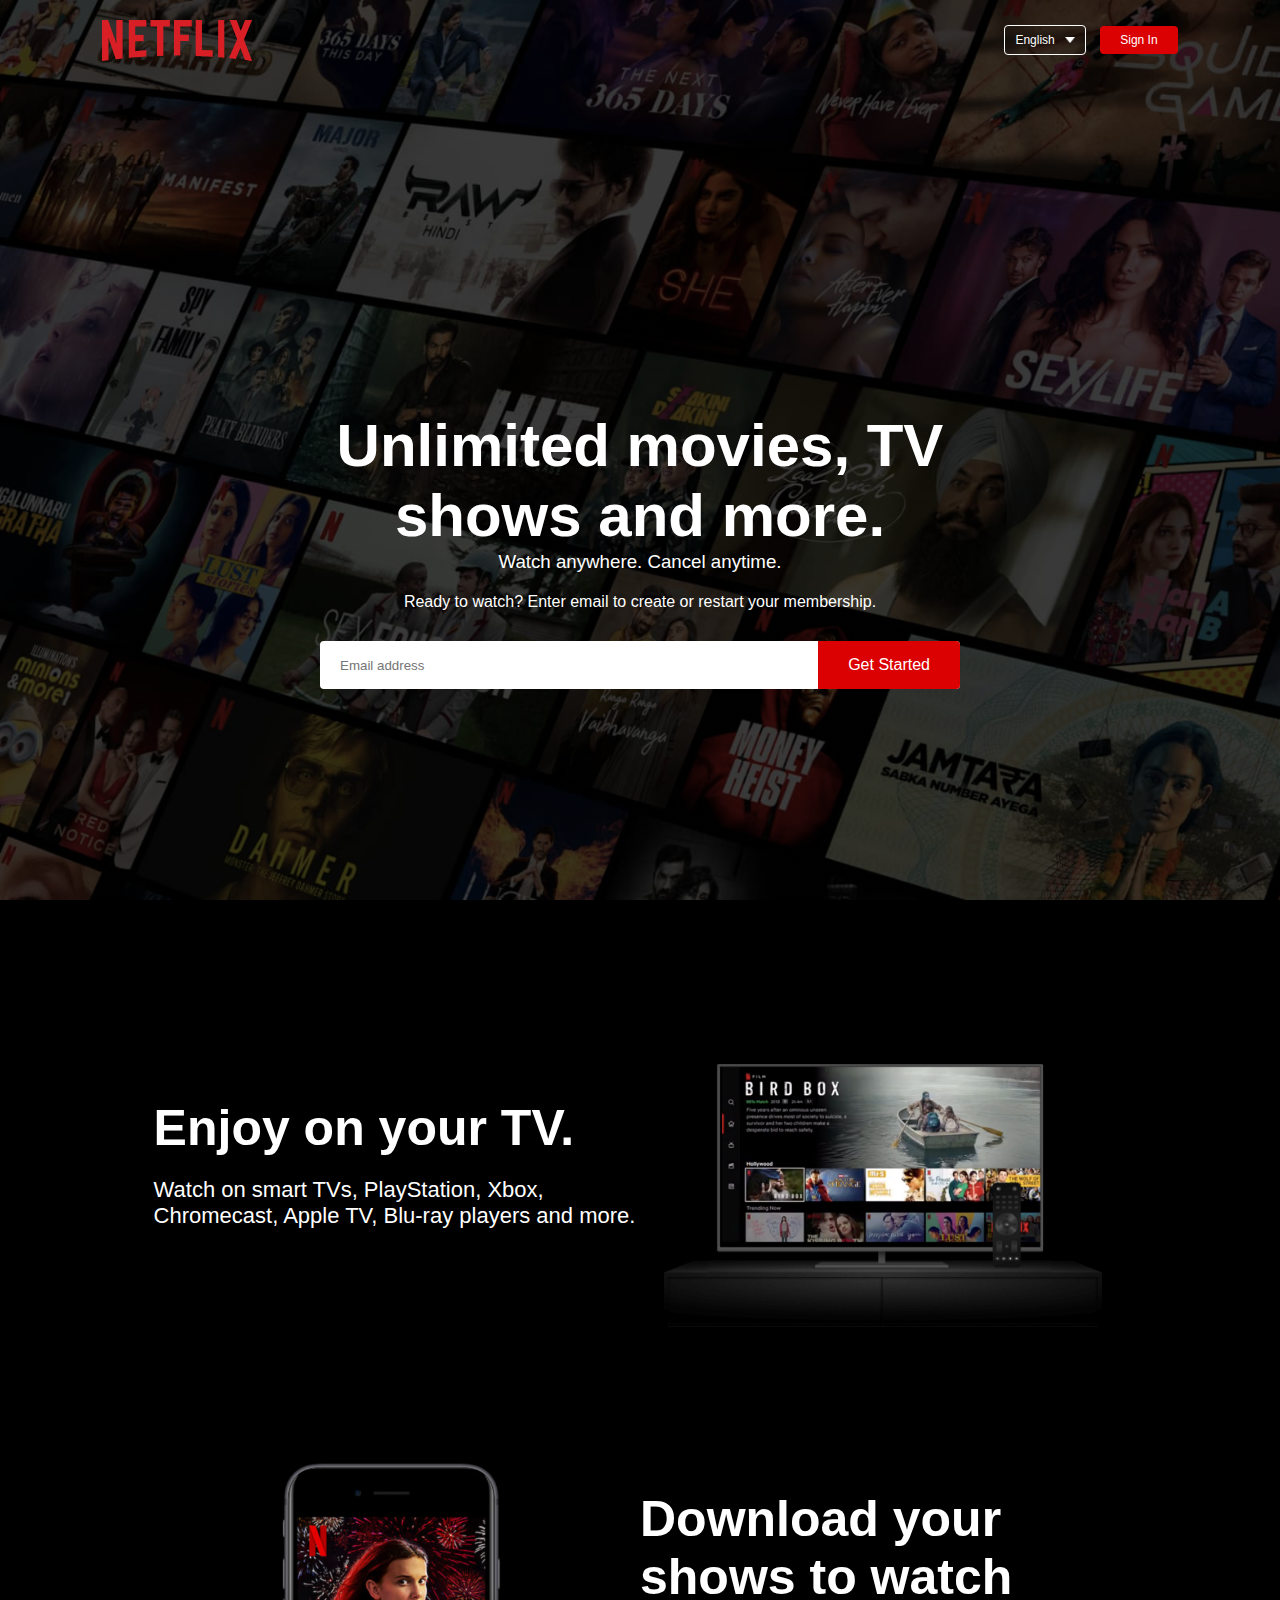
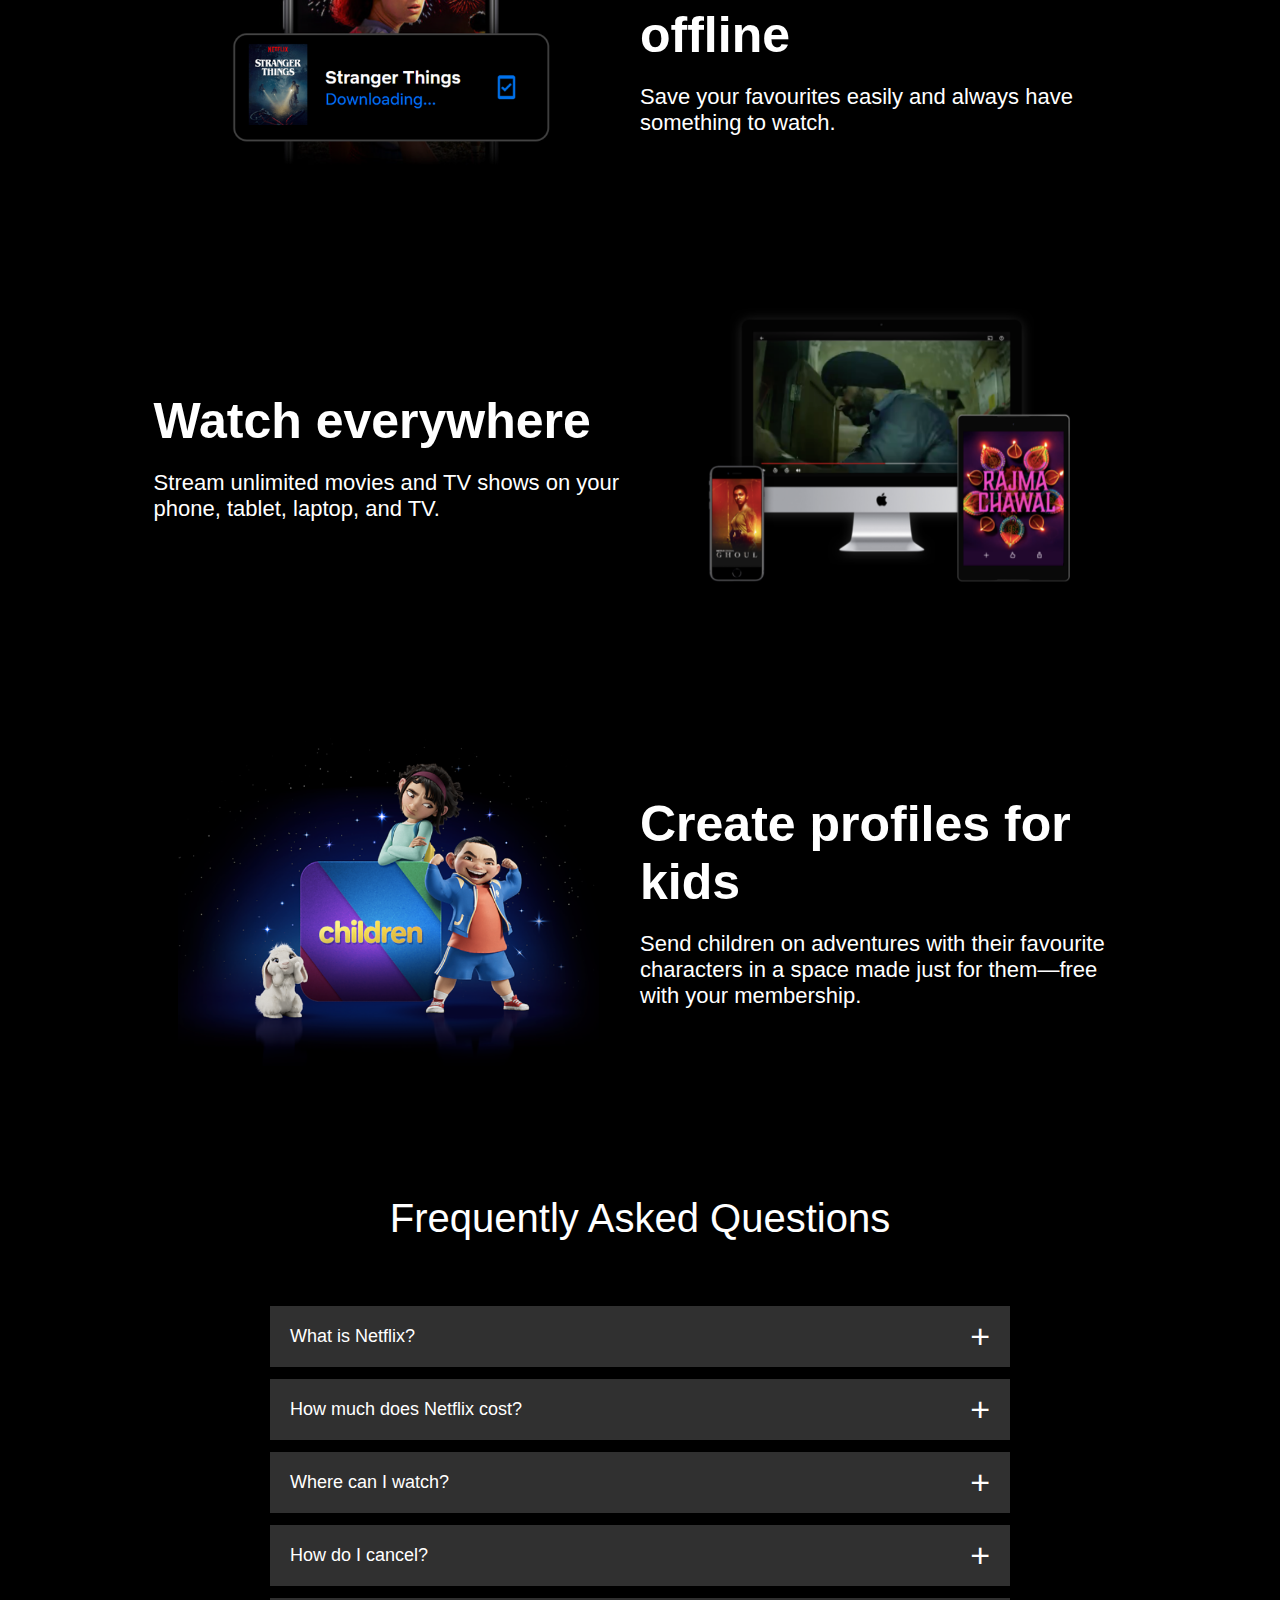
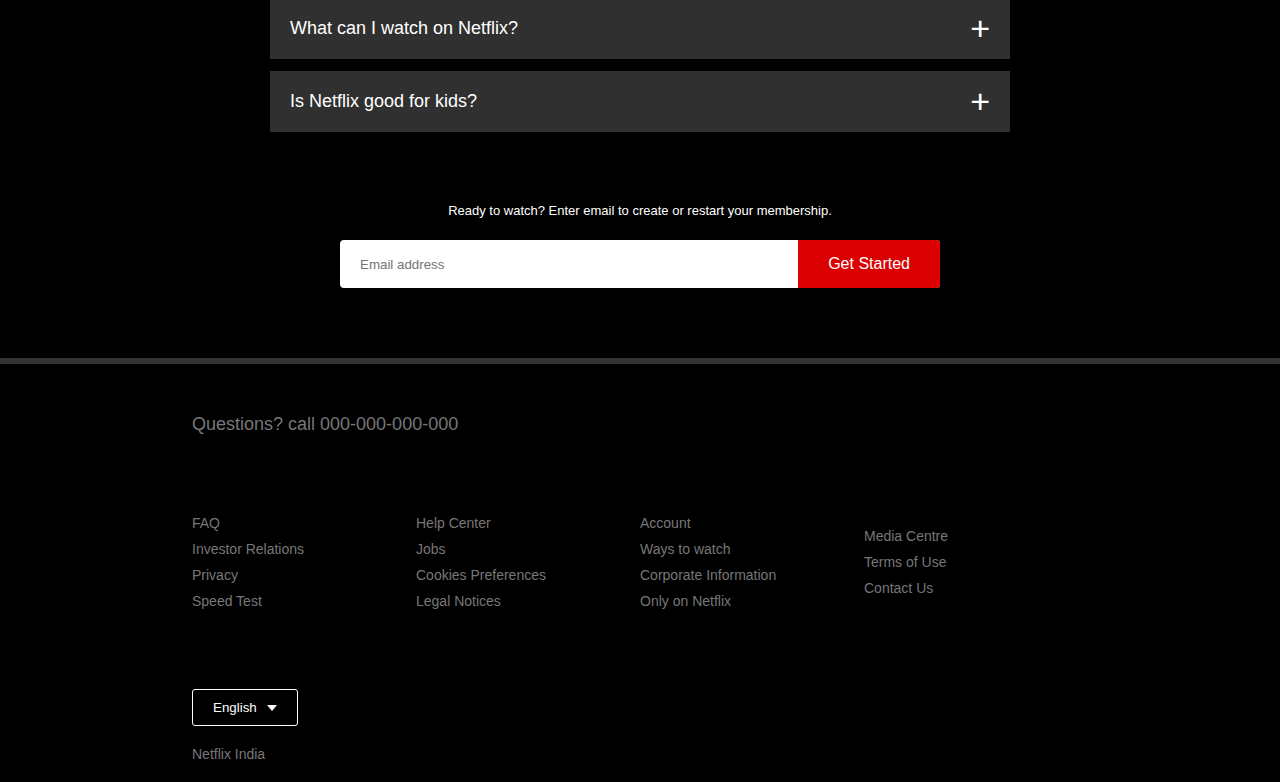
<file: Netflix-Clone/index.html>
<!DOCTYPE html>
<html lang="en">
<head>
    <meta charset="UTF-8">
    <meta name="viewport" content="width=device-width, initial-scale=1.0">
    <title>Netflix Website Clone</title>
    <link rel="stylesheet" href="style.css">
</head>
<body>
    <div class="header">
        <nav>
            <img src="images/logo.png" class="logo">
            <div>
                <button class="language-btn">English<img src="images/down-icon.png"></button>
                <button>Sign In</button>
            </div>
        </nav>
        <div class="header-content">
            <h1>
            Unlimited movies, TV shows and more.
            </h1>
            <h3>Watch anywhere. Cancel anytime.</h3>
            <p>Ready to watch? Enter email to create or restart your membership.</p>
            <form class="email-signup">
                <input type="email" placeholder="Email address" required>
                <button type="submit">Get Started</button>
            </form>
        </div>
    </div>
    <div class="features">
        <div class="row">
            <div class="text-col">
                <h2>Enjoy on your TV.</h2>
                <p>Watch on smart TVs, PlayStation, Xbox, Chromecast, Apple TV, Blu-ray players and more.</p>
            </div>
            <div class="img-col">
                <img src="images/feature-1.png">
            </div>
        </div>
        <div class="row">
            <div class="img-col">
                <img src="images/feature-2.png">
            </div>
            <div class="text-col">
                <h2>Download your shows to watch offline</h2>
                <p>Save your favourites easily and always have something to watch.</p>
            </div>
            
        </div>
        <div class="row">
            <div class="text-col">
                <h2>Watch everywhere</h2>
                <p>Stream unlimited movies and TV shows on your phone, tablet, laptop, and TV.</p>
            </div>
            <div class="img-col">
                <img src="images/feature-3.png">
            </div>
        </div>
        <div class="row">
            <div class="img-col">
                <img src="images/feature-4.png">
            </div>
            <div class="text-col">
                <h2>Create profiles for kids</h2>
                <p>Send children on adventures with their favourite characters in a space made just for them—free with your membership.</p>
            </div>
        </div>
    </div>
    <div class="faq">
        <h2>Frequently Asked Questions</h2>
        <ul class="accordion">
            <li>
                <input type="radio" name="accordion" id="first">
                <label for="first">What is Netflix?</label>
                <div class="content">
                    <p>Netflix is a streaming service that offers a wide variety of award-winning TV shows, movies, anime, documentaries and more - on thousands of internet-connected devices.

                        You can watch as much as you want, whenever you want, without a single ad - all for one low monthly price. There's always something new to discover, and new TV shows and movies are added every week!</p>
                </div>
            </li>
            <li>
                <input type="radio" name="accordion" id="second">
                <label for="second">How much does Netflix cost?</label>
                <div class="content">
                    <p>Watch Netflix on your smartphone, tablet, Smart TV, laptop, or streaming device, all for one fixed monthly fee. Plans range from ₹ 149 to ₹ 649 a month. No extra costs, no contracts.</p>
                </div>
            </li>
            <li>
                <input type="radio" name="accordion" id="third">
                <label for="third">Where can I watch?</label>
                <div class="content">
                    <p>Watch anywhere, anytime. Sign in with your Netflix account to watch instantly on the web at netflix.com from your personal computer or on any internet-connected device that offers the Netflix app, including smart TVs, smartphones, tablets, streaming media players and game consoles.

                        You can also download your favourite shows with the iOS, Android, or Windows 10 app. Use downloads to watch while you're on the go and without an internet connection. Take Netflix with you anywhere.</p>
                </div>
            </li>
            <li>
                <input type="radio" name="accordion" id="fourth">
                <label for="fourth">How do I cancel?</label>
                <div class="content">
                    <p>Netflix is flexible. There are no annoying contracts and no commitments. You can easily cancel your account online in two clicks. There are no cancellation fees – start or stop your account anytime.</p>
                </div>
            </li>
            <li>
                <input type="radio" name="accordion" id="fifth">
                <label for="fifth">What can I watch on Netflix?</label>
                <div class="content">
                    <p>Netflix has an extensive library of feature films, documentaries, TV shows, anime, award-winning Netflix originals, and more. Watch as much as you want, anytime you want.</p>
                </div>
            </li>
            <li>
                <input type="radio" name="accordion" id="sixth">
                <label for="sixth">Is Netflix good for kids?</label>
                <div class="content">
                    <p>The Netflix Kids experience is included in your membership to give parents control while kids enjoy family-friendly TV shows and films in their own space.

                        Kids profiles come with PIN-protected parental controls that let you restrict the maturity rating of content kids can watch and block specific titles you don’t want kids to see.</p>
                </div>
            </li>
        </ul>
        <small>Ready to watch? Enter email to create or restart your membership.</small>
        <form class="email-signup">
            <input type="email" placeholder="Email address" required>
            <button type="submit">Get Started</button>
        </form>
    </div>
    <div class="footer">
        <h2>Questions? call 000-000-000-000</h2>
        <div class="row">
            <div class="col">
                <a href="#">FAQ</a>
                <a href="#">Investor Relations</a>
                <a href="#">Privacy</a>
                <a href="#">Speed Test</a>
            </div>
            <div class="col">
                <a href="#">Help Center</a>
                <a href="#">Jobs</a>
                <a href="#">Cookies Preferences</a>
                <a href="#">Legal Notices</a>
            </div>
            <div class="col">
                <a href="#">Account</a>
                <a href="#">Ways to watch</a>
                <a href="#">Corporate Information</a>
                <a href="#">Only on Netflix</a>  
            </div>
            <div class="col">
                <a href="#">Media Centre</a>
                <a href="#">Terms of Use</a>
                <a href="#">Contact Us</a>
            </div>
        </div>
        <button class="language-btn">English<img src="images/down-icon.png"></button>
        <p class="copyright-txt">Netflix India</p>
    </div>
</body>
</html>
</file>
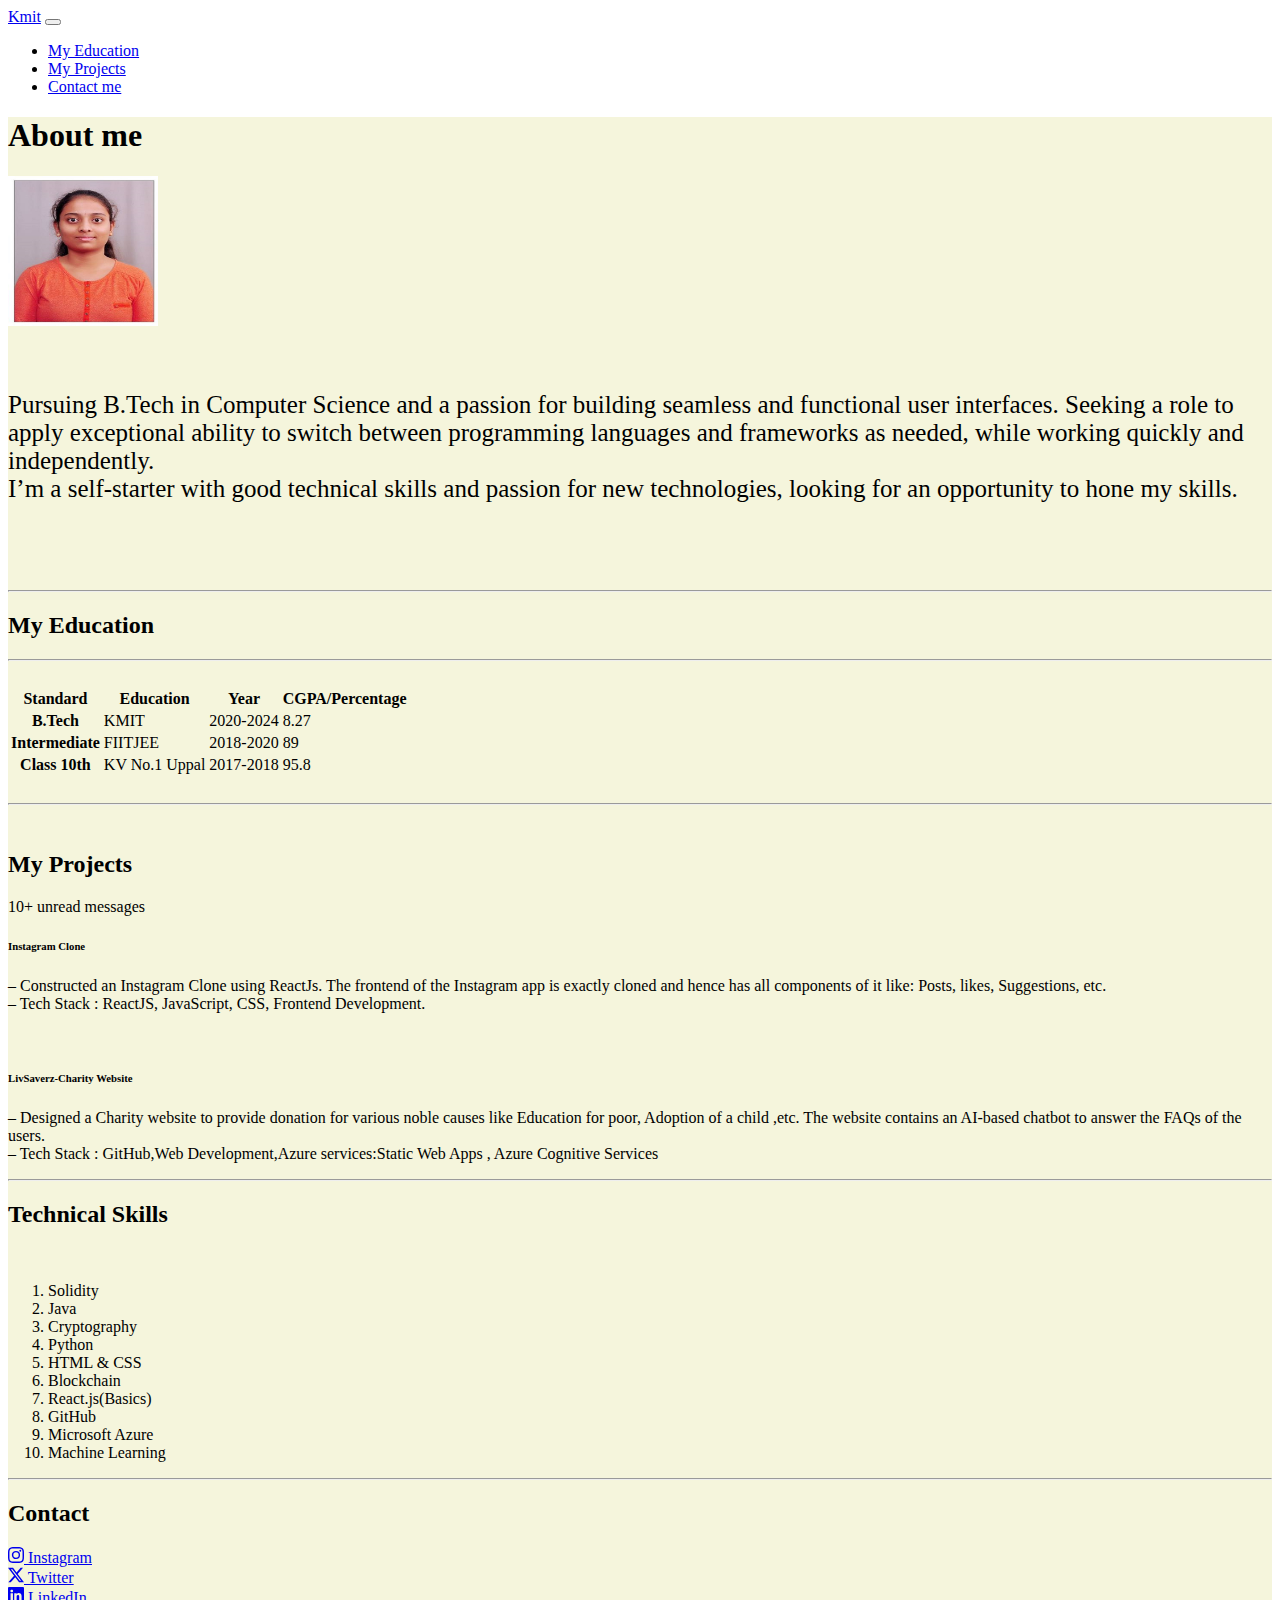
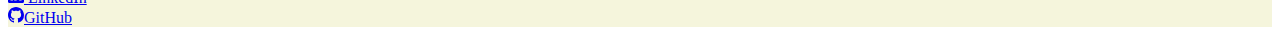
<file: Portfolio_Website/index.html>
<!DOCTYPE html>
<html lang="en">
<head>
    <meta charset="UTF-8">
    <meta http-equiv="X-UA-Compatible" content="IE=edge">
    <meta name="viewport" content="width=device-width, initial-scale=1.0">
    <link href="https://cdn.jsdelivr.net/npm/bootstrap@5.0.2/dist/css/bootstrap.min.css" rel="stylesheet" integrity="sha384-EVSTQN3/azprG1Anm3QDgpJLIm9Nao0Yz1ztcQTwFspd3yD65VohhpuuCOmLASjC" crossorigin="anonymous">
    
    <script src="https://cdn.jsdelivr.net/npm/bootstrap@5.0.2/dist/js/bootstrap.bundle.min.js" integrity="sha384-MrcW6ZMFYlzcLA8Nl+NtUVF0sA7MsXsP1UyJoMp4YLEuNSfAP+JcXn/tWtIaxVXM" crossorigin="anonymous"></script>
    <title>Document</title>
</head>
<body>
    <nav class="navbar navbar-expand-lg navbar-light bg-danger">
        <div class="container-fluid">
          <a class="navbar-brand" href="#">Kmit</a>
          <button class="navbar-toggler" type="button" data-bs-toggle="collapse" data-bs-target="#navbarNav" aria-controls="navbarNav" aria-expanded="false" aria-label="Toggle navigation">
            <span class="navbar-toggler-icon"></span>
          </button>
          <div class="collapse navbar-collapse" id="navbarNav">
            <ul class="navbar-nav">
              <li class="nav-item">
                <a class="nav-link" href="#Education">My Education</a>
              </li>
              <li class="nav-item">
                <a class="nav-link" href="#Project">My Projects</a>
              </li>
              <li class="nav-item">
                <a class="nav-link" href="#Contact">Contact me</a>
              </li>
            </ul>
          </div>
        </div>
      </nav>
<div class="container-fluid" style="background-color: beige;">
   <div class="row">
    <div class="col-3">
        <h1>About me</h1>
         <img src="assets/Shreya_photo.jpeg" class="img-rounded" alt="Cinque Terre" height="150px" width="150px">
    </div>
    
    <div class="col-9">
      <br>
      <br>
        <p style="text-align: left; font-size: 25px;">Pursuing B.Tech in Computer Science and a passion for building seamless and functional user interfaces. Seeking a role to apply exceptional ability to switch between programming languages and frameworks as needed, while working quickly and independently.<br>I’m a self-starter with good technical skills and passion for new technologies, looking for an opportunity
          to hone my skills.</p>
    </div>
    </div>
    <br>
    <br>
    <br>
    <hr>
    <h2>My Education</h2>
    <hr>
    <table class="table" id="Education">
        <thead>
          <tr>
            <th scope="col">Standard</th>
            <th scope="col">Education</th>
            <th scope="col">Year</th>
            <th scope="col">CGPA/Percentage</th>
          </tr>
        </thead>
        <tbody>
          <tr>
            <th scope="row">B.Tech</th>
            <td>KMIT</td>
            <td>2020-2024</td>
            <td>8.27</td>
          </tr>
          <br>
          <tr>
            <th scope="row">Intermediate</th>
            <td>FIITJEE</td>
            <td>2018-2020</td>
            <td>89</td>
          </tr>
          <tr>
            <th scope="row">Class 10th</th>
            <td>KV No.1 Uppal</td>
            <td>2017-2018</td>
            <td>95.8</td>
          </tr>
        </tbody>
      </table>
      <br>
      <hr>
      <br>
      <div class="row">
        <div class="col-6" id="Project">
          <h2>My Projects</h2>
            <span class="position-absolute top-0 start-100 translate-middle badge rounded-pill bg-danger">
              10+
              <span class="visually-hidden">unread messages</span>
              
            </span>
          </button>
          <br>
          <h6>Instagram Clone</h6>
          <p>– Constructed an Instagram Clone using ReactJs. The frontend of the Instagram app is exactly cloned
            and hence has all components of it like: Posts, likes, Suggestions, etc.<br>
            – Tech Stack : ReactJS, JavaScript, CSS, Frontend Development.</p>
          <br>
          <h6>LivSaverz-Charity Website</h6>
          <p>– Designed a Charity website to provide donation for various noble causes like Education for poor, Adoption of a child ,etc. The website contains an AI-based chatbot to answer the FAQs of the users.<br>
            – Tech Stack : GitHub,Web Development,Azure services:Static Web Apps , Azure Cognitive Services</p>
          <hr>
        </div>
        
          <div class="col-6">
            <h2>Technical Skills</h2>
            <br>
            <ol>
              <li>Solidity</li>
              <li>Java</li>
              <li>Cryptography</li>
              <li>Python</li>
              <li>HTML & CSS</li>
              <li>Blockchain</li>
              <li> React.js(Basics)</li>
              <li> GitHub</li>
              <li>  Microsoft Azure</li>
              <li>Machine Learning</li>
            </ol>
            <hr>
          </div>
          <div class="container" id="Contact">
              <h2>Contact</h2>

              <a href="https://www.instagram.com/shreyanampally/" class="fa fa-instagram"><svg xmlns="http://www.w3.org/2000/svg" width="16" height="16" fill="currentColor" class="bi bi-instagram" viewBox="0 0 16 16">
                <path d="M8 0C5.829 0 5.556.01 4.703.048 3.85.088 3.269.222 2.76.42a3.917 3.917 0 0 0-1.417.923A3.927 3.927 0 0 0 .42 2.76C.222 3.268.087 3.85.048 4.7.01 5.555 0 5.827 0 8.001c0 2.172.01 2.444.048 3.297.04.852.174 1.433.372 1.942.205.526.478.972.923 1.417.444.445.89.719 1.416.923.51.198 1.09.333 1.942.372C5.555 15.99 5.827 16 8 16s2.444-.01 3.298-.048c.851-.04 1.434-.174 1.943-.372a3.916 3.916 0 0 0 1.416-.923c.445-.445.718-.891.923-1.417.197-.509.332-1.09.372-1.942C15.99 10.445 16 10.173 16 8s-.01-2.445-.048-3.299c-.04-.851-.175-1.433-.372-1.941a3.926 3.926 0 0 0-.923-1.417A3.911 3.911 0 0 0 13.24.42c-.51-.198-1.092-.333-1.943-.372C10.443.01 10.172 0 7.998 0h.003zm-.717 1.442h.718c2.136 0 2.389.007 3.232.046.78.035 1.204.166 1.486.275.373.145.64.319.92.599.28.28.453.546.598.92.11.281.24.705.275 1.485.039.843.047 1.096.047 3.231s-.008 2.389-.047 3.232c-.035.78-.166 1.203-.275 1.485a2.47 2.47 0 0 1-.599.919c-.28.28-.546.453-.92.598-.28.11-.704.24-1.485.276-.843.038-1.096.047-3.232.047s-2.39-.009-3.233-.047c-.78-.036-1.203-.166-1.485-.276a2.478 2.478 0 0 1-.92-.598 2.48 2.48 0 0 1-.6-.92c-.109-.281-.24-.705-.275-1.485-.038-.843-.046-1.096-.046-3.233 0-2.136.008-2.388.046-3.231.036-.78.166-1.204.276-1.486.145-.373.319-.64.599-.92.28-.28.546-.453.92-.598.282-.11.705-.24 1.485-.276.738-.034 1.024-.044 2.515-.045v.002zm4.988 1.328a.96.96 0 1 0 0 1.92.96.96 0 0 0 0-1.92zm-4.27 1.122a4.109 4.109 0 1 0 0 8.217 4.109 4.109 0 0 0 0-8.217zm0 1.441a2.667 2.667 0 1 1 0 5.334 2.667 2.667 0 0 1 0-5.334z"/>
              </svg> Instagram</a>
              <br>
              <a href="https://twitter.com/Sus_species2510" class="fa fa-twitter" style="height: 150px;"><svg xmlns="http://www.w3.org/2000/svg" width="16" height="16" fill="currentColor" class="bi bi-twitter-x" viewBox="0 0 16 16" >
                <path d="M12.6.75h2.454l-5.36 6.142L16 15.25h-4.937l-3.867-5.07-4.425 5.07H.316l5.733-6.57L0 .75h5.063l3.495 4.633L12.601.75Zm-.86 13.028h1.36L4.323 2.145H2.865l8.875 11.633Z"/>
              </svg> Twitter</a>
              <br>
              <a href="https://www.linkedin.com/in/shreya-nampally-a5918b22a/" class="fa fa-linkedin"><svg xmlns="http://www.w3.org/2000/svg" width="16" height="16" fill="currentColor" class="bi bi-linkedin" viewBox="0 0 16 16" >
                <path d="M0 1.146C0 .513.526 0 1.175 0h13.65C15.474 0 16 .513 16 1.146v13.708c0 .633-.526 1.146-1.175 1.146H1.175C.526 16 0 15.487 0 14.854V1.146zm4.943 12.248V6.169H2.542v7.225h2.401zm-1.2-8.212c.837 0 1.358-.554 1.358-1.248-.015-.709-.52-1.248-1.342-1.248-.822 0-1.359.54-1.359 1.248 0 .694.521 1.248 1.327 1.248h.016zm4.908 8.212V9.359c0-.216.016-.432.08-.586.173-.431.568-.878 1.232-.878.869 0 1.216.662 1.216 1.634v3.865h2.401V9.25c0-2.22-1.184-3.252-2.764-3.252-1.274 0-1.845.7-2.165 1.193v.025h-.016a5.54 5.54 0 0 1 .016-.025V6.169h-2.4c.03.678 0 7.225 0 7.225h2.4z"/>
              </svg> LinkedIn</a>
              <br>
              <a href="https://github.com/Shreyanampally" class="fa fa-linkedin"><svg xmlns="http://www.w3.org/2000/svg" width="16" height="16" fill="currentColor" class="bi bi-github" viewBox="0 0 16 16">
                <path d="M8 0C3.58 0 0 3.58 0 8c0 3.54 2.29 6.53 5.47 7.59.4.07.55-.17.55-.38 0-.19-.01-.82-.01-1.49-2.01.37-2.53-.49-2.69-.94-.09-.23-.48-.94-.82-1.13-.28-.15-.68-.52-.01-.53.63-.01 1.08.58 1.23.82.72 1.21 1.87.87 2.33.66.07-.52.28-.87.51-1.07-1.78-.2-3.64-.89-3.64-3.95 0-.87.31-1.59.82-2.15-.08-.2-.36-1.02.08-2.12 0 0 .67-.21 2.2.82.64-.18 1.32-.27 2-.27.68 0 1.36.09 2 .27 1.53-1.04 2.2-.82 2.2-.82.44 1.1.16 1.92.08 2.12.51.56.82 1.27.82 2.15 0 3.07-1.87 3.75-3.65 3.95.29.25.54.73.54 1.48 0 1.07-.01 1.93-.01 2.2 0 .21.15.46.55.38A8.012 8.012 0 0 0 16 8c0-4.42-3.58-8-8-8z"/>
              </svg>GitHub</a>
          </div>
</div>
</body>
</html>
</file>
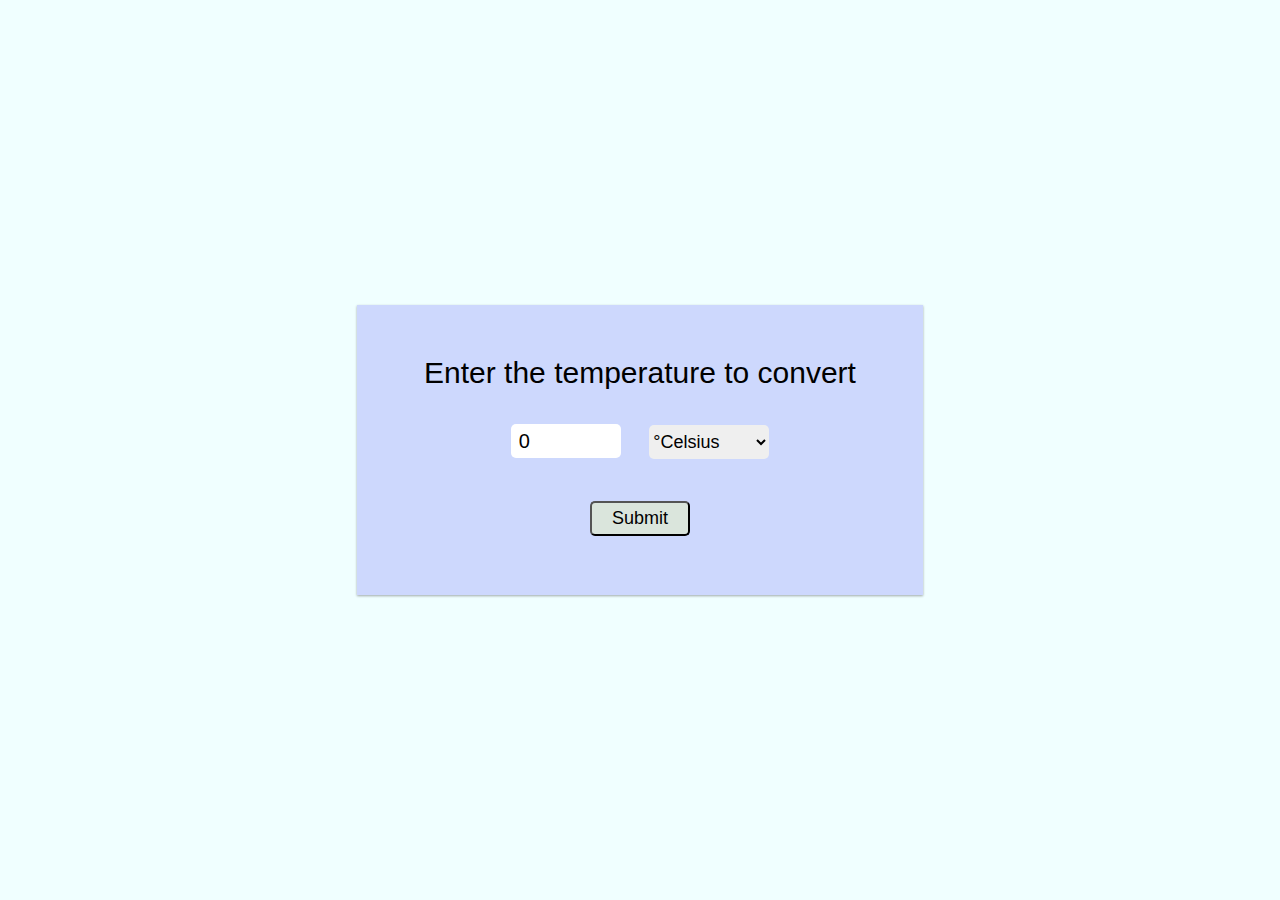
<file: Temperature Converter/index.html>
<!DOCTYPE html>
<html lang="en">

<head>
    <meta charset="UTF-8">
    <meta http-equiv="X-UA-Compatible" content="IE=edge">
    <meta name="viewport" content="width=device-width, initial-scale=1.0">
    <link rel="stylesheet" href="style.css">
    <title>Temperature converter</title>
</head>

<body>
    <div class="container">
        <form id="calcTemp" onsubmit="calculateTemp(); return false">
            <label for="temp">Enter the temperature to convert</label>
            <br>
            <input type="number" name="temp" id="temp" value="0">
            <select name="temp_diff" id="temp_diff">
                <option value="cel">&#176;Celsius</option>
                <option value="fah">&#176;Fahrenheit</option>
            </select>
            <br>
            <input type="submit" name="temp" id="submit">
            <br>
            <span id="result"></span>
        </form>
    </div>

    <script src="script.js"></script>
</body>

</html>
</file>
<file: Netflix-Clone/style.css>
*{
    margin:0;
    padding:0;
    font-family: 'Poppins', sans-serif;
    box-sizing: border-box;
}
body{
    background: #000;
    color:#fff;

}
.header{
    width: 100%;
    height: 100vh;
    background-image: linear-gradient(rgba(0,0,0,0.7),rgba(0,0,0,0.7)),url(images/header-image.png);
    background-size: cover;
    background-position: center;
    padding: 10px 8%;
    position: relative;
}
nav{
    display: flex;
    align-items: center;
    justify-content: space-between;
    padding: 10px 0;
}
.logo{
    width: 150px;
    cursor: pointer;
}
nav button{
    border: 0;
    outline: 0;
    background: #db0001;
    color:#fff;
    padding: 7px 20px;
    font-size: 12px;
    border-radius: 4px;
    margin-left: 10px;
    cursor: pointer;
}
.language-btn{
    display: inline-flex;
    align-items: center;
    background: transparent;
    border: 1px solid #fff;
    padding: 7px 10px;
}
.language-btn img{
    width: 10px;
    margin-left: 10px;
}
.header-content{
    position: absolute;
    top: 50%;
    left: 50%;
    transform: translate(-50%,-50%);
    text-align: center;
    margin-top: 100px;
}
.header-content h1{
    font-size: 60px;
    line-height: 70px;
    font-weight: 600;
    max-width: 650px;
}
.header-content h3{
    font-weight: 400;
    margin-bottom: 20px;
}
.email-signup{
    background: #fff;
    border-radius: 4px;
    display: flex;
    align-items: center;
    margin-top: 30px;
    overflow: hidden;
}
.email-signup input{
    flex: 1;
    border: 0;
    outline: 0;
    margin-left: 20px;
}
.email-signup button{
    background: #db0001;
    border: 0;
    outline: 0;
    color: #fff;
    font-size: 16px;
    cursor: pointer;
    padding: 15px 30px;
}
.features{
    padding: 50px 12%;
    font-size: 22px;
}
.row{
    display: flex;
    width: 100%;
    align-items: center;
    flex-wrap: wrap;
    padding: 50px 0;
}
.text-col{
    flex-basis: 50%;
    margin-bottom: 20px;
}
.img-col{
    flex-basis: 50%;
    margin-bottom: 20px;
}
.img-col img{
    display: block;
    width: 90%;
    margin: auto;
}
.features h2{
    font-size: 50px;
    font-weight: 600;
    margin-bottom: 20px;
}
.faq{
    padding: 10px 12%;
    text-align: center;
    font-size: 18px;
}
.faq h2{
    font-weight: 500;
    font-size: 40px;
}
.accordion{
    margin: 60px auto;
    width: 100%;
    max-width: 750px;
}
.accordion li{
    list-style: none;
    width: 100%;
    padding: 5px;
}
.accordion li label{
    display: flex;
    align-items: center;
    padding: 20px;
    font-size: 18px;
    font-weight: 500;
    background: #303030;
    margin-bottom: 2px;
    cursor: pointer;
    position: relative;
}
label::after{
    content: '+';
    font-size: 34px;
    position: absolute;
    right: 20px;
    transition: transform 0.5s;
}
input[type="radio"]{
    display: none;
}
.accordion .content{
    background: #303030;
    text-align: left;
    padding: 0 20px;
    max-height: 0;
    overflow: hidden;
    transition: max-height 0.5s, padding 0.5s;
}
.accordion input[type="radio"]:checked + label + .content{
    max-height: 600px;
    padding: 30px 20px;
}
.accordion input[type="radio"]:checked + label::after{
    transform: rotate(135deg);
}
.faq .email-signup{
    max-width: 600px;
    margin: 20px auto 60px;
}
.faq small{
    font-size: 13px;
}
.footer{
    padding: 50px 15% 10px;
    border-top: 6px solid #333;
    color: #777;
}
.footer h2{
    font-size: 18px;
    font-weight: 400;
    margin-bottom: 30px;
}
.footer .col{
    flex-basis: 25%;
    flex-grow: 1;
    margin-bottom: 20px;
}
.footer .col a{
    display: block;
    text-decoration: none;
    color: #777;
    font-size: 14px;
    margin-bottom: 10px;
}
.footer .col a{
    display: block;
    text-decoration: none;
    color: #777;
    font-size: 14px;
    margin-bottom: 10px;
}
.footer .language-btn{
    color:#fff;
    padding: 10px 20px;
    border-radius: 3px;
}
.copyright-txt{
    font-size: 14px;
    margin-top: 20px;
    margin-bottom: 10px;
}
@media only screen and (max-width: 600px){
    .logo{
        width: 100px;
    }
    nav button{
        padding: 5px 10px;
    }
    nav .language-btn{
        padding: 4px 8px;
    }
    .header-content{
        position: unset;
        transform: none;
        padding-top: 150px;
    }
    .header-content h1{
        font-size: 30px;
    }
    .email-signup button{
        font-size: 12px;
        padding: 10px 15px;
    }
    .text-col, .img-col{
        flex-basis: 100%;
    }
    .features h2{
        font-size: 30px;
    }
    .features p{
        font-size: 15px;
    }
    .row:nth-child(2), .row:nth-child(4){
        flex-direction: column-reverse;
    }
    .features .row{
        padding: 10px 0;
    }
    .faq h2{
        font-size: 20px;
    }
    .accordion .content{
        font-size: 14px;
    }
    .accordion li label{
        padding: 10px;
        font-size: 14px;
    }
    label::after{
        font-size: 22px;
    }
}
</file>
<file: Temperature Converter/style.css>
@import url('https://fonts.googleapis.com/css2?family=Raleway:ital,wght@0,300;0,500;0,600;0,700;1,300;1,400;1,500;1,600;1,700&family=Roboto:wght@100;300;400;700&family=Ubuntu:ital,wght@0,300;0,400;0,500;1,300;1,400;1,500;1,700&display=swap');

* {
    box-sizing: border-box;
    padding: 0;
    margin: 0;
    font-family: 'Poppins', sans-serif;
}

.container {
    display: flex;
    justify-content: center;
    align-items: center;
    height: 100vh;
    text-align: center;
    background-color: azure;
}

#calcTemp {
    padding: 29px 67px;
    min-height: 290px;
    background-color: #cdd8fd;
    box-shadow: rgba(0, 0, 0, 0.12) 0px 1px 3px, rgba(0, 0, 0, 0.24) 0px 1px 2px;
}

label {
    font-size: 30px;
    line-height: 78px;
}

#temp {
    width: 110px;
    height: 34px;
    border-radius: 5px;
    margin: 12px;
    padding: 8px;
    font-size: 20px;
    font-weight: 500;
    border: none;
    outline: none;
}

#temp_diff {
    width: 120px;
    height: 34px;
    border-radius: 5px;
    margin: 12px;
    font-size: 18px;
    font-weight: 500;
    border: none;
    outline: none;
}

#submit {
    width: 100px;
    border-radius: 5px;
    margin: 30px 0 20px 0;
    font-size: 18px;
    background-color: rgb(218 229 220);
    padding: 5px;
    transition: all 0.5s ease;
}

#submit:hover{
    background-color: antiquewhite;
    cursor: pointer;
}

#result{
    font-size: 27px;
}
</file>
